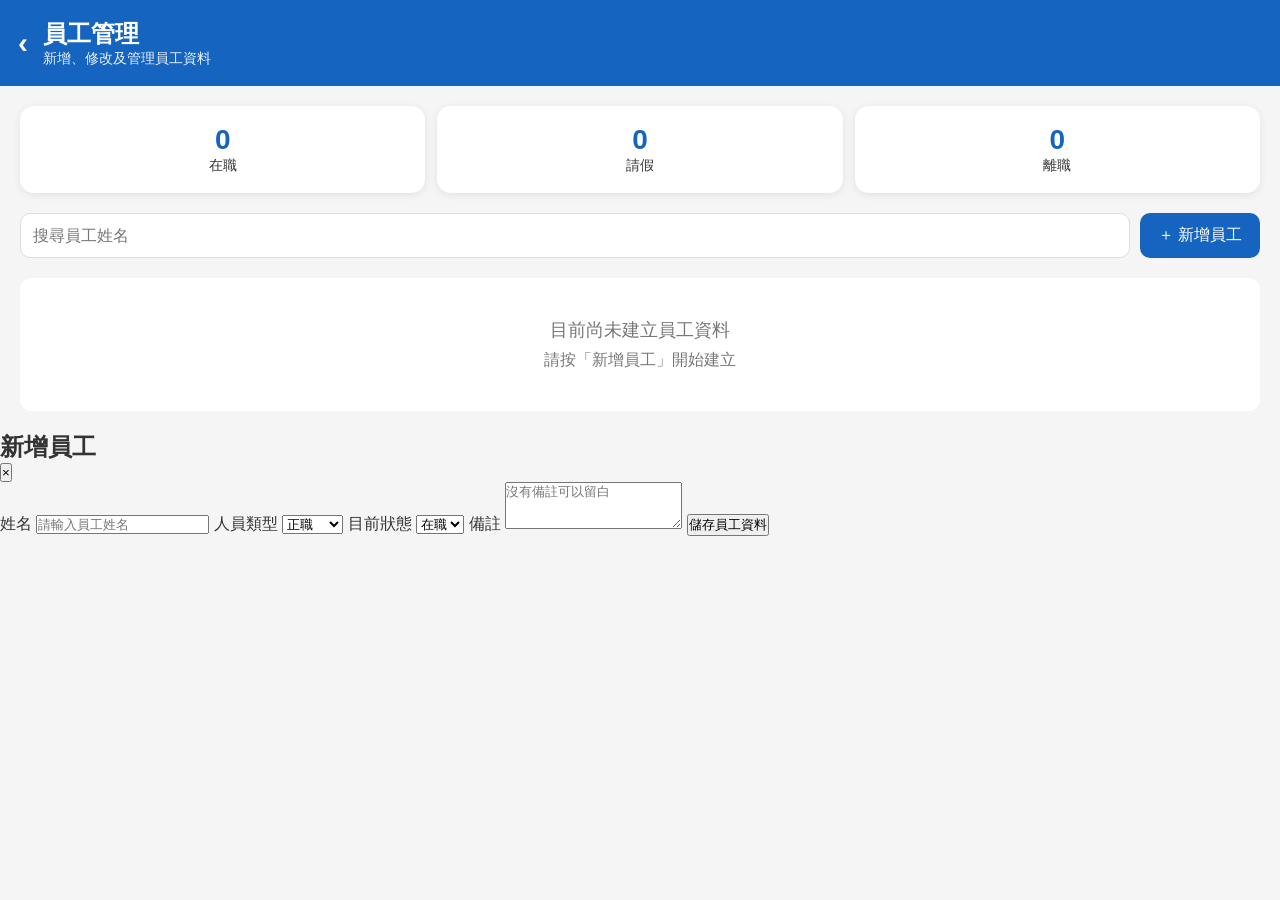
<file: employee.html>
<!DOCTYPE html>
<html lang="zh-TW">
<head>
    <meta charset="UTF-8">
    <meta name="viewport" content="width=device-width, initial-scale=1.0">

    <title>員工管理｜濬宏企業</title>

    <link rel="stylesheet" href="css/style.css">
</head>

<body>

<header class="page-header">
    <a href="index.html" class="back-button">‹</a>

    <div>
        <h1>員工管理</h1>
        <p>新增、修改及管理員工資料</p>
    </div>
</header>

<main class="employee-page">

    <section class="employee-summary">

        <div class="summary-box">
            <strong id="activeCount">0</strong>
            <span>在職</span>
        </div>

        <div class="summary-box">
            <strong id="leaveCount">0</strong>
            <span>請假</span>
        </div>

        <div class="summary-box">
            <strong id="resignedCount">0</strong>
            <span>離職</span>
        </div>

    </section>

    <section class="employee-tools">

        <input
            type="search"
            id="employeeSearch"
            placeholder="搜尋員工姓名"
        >

        <button
            type="button"
            id="openEmployeeForm"
            class="primary-button"
        >
            ＋ 新增員工
        </button>

    </section>

    <section id="employeeList" class="employee-list">

        <div class="empty-state">
            <p>目前尚未建立員工資料</p>
            <span>請按「新增員工」開始建立</span>
        </div>

    </section>

</main>

<div id="employeeModal" class="modal hidden">

    <div class="modal-card">

        <div class="modal-title">
            <h2 id="formTitle">新增員工</h2>

            <button
                type="button"
                id="closeEmployeeForm"
                class="close-button"
            >
                ×
            </button>
        </div>

        <form id="employeeForm">

            <input type="hidden" id="employeeId">

            <label for="employeeName">姓名</label>
            <input
                type="text"
                id="employeeName"
                placeholder="請輸入員工姓名"
                required
            >

            <label for="employeeType">人員類型</label>
            <select id="employeeType">
                <option value="正職">正職</option>
                <option value="工讀生">工讀生</option>
                <option value="移工">移工</option>
            </select>

            <label for="employeeStatus">目前狀態</label>
            <select id="employeeStatus">
                <option value="在職">在職</option>
                <option value="請假">請假</option>
                <option value="離職">離職</option>
            </select>

            <label for="employeeNote">備註</label>
            <textarea
                id="employeeNote"
                rows="3"
                placeholder="沒有備註可以留白"
            ></textarea>

            <button type="submit" class="save-button">
                儲存員工資料
            </button>

        </form>

    </div>

</div>

<script src="js/app.js"></script>

</body>
</html>
</file>
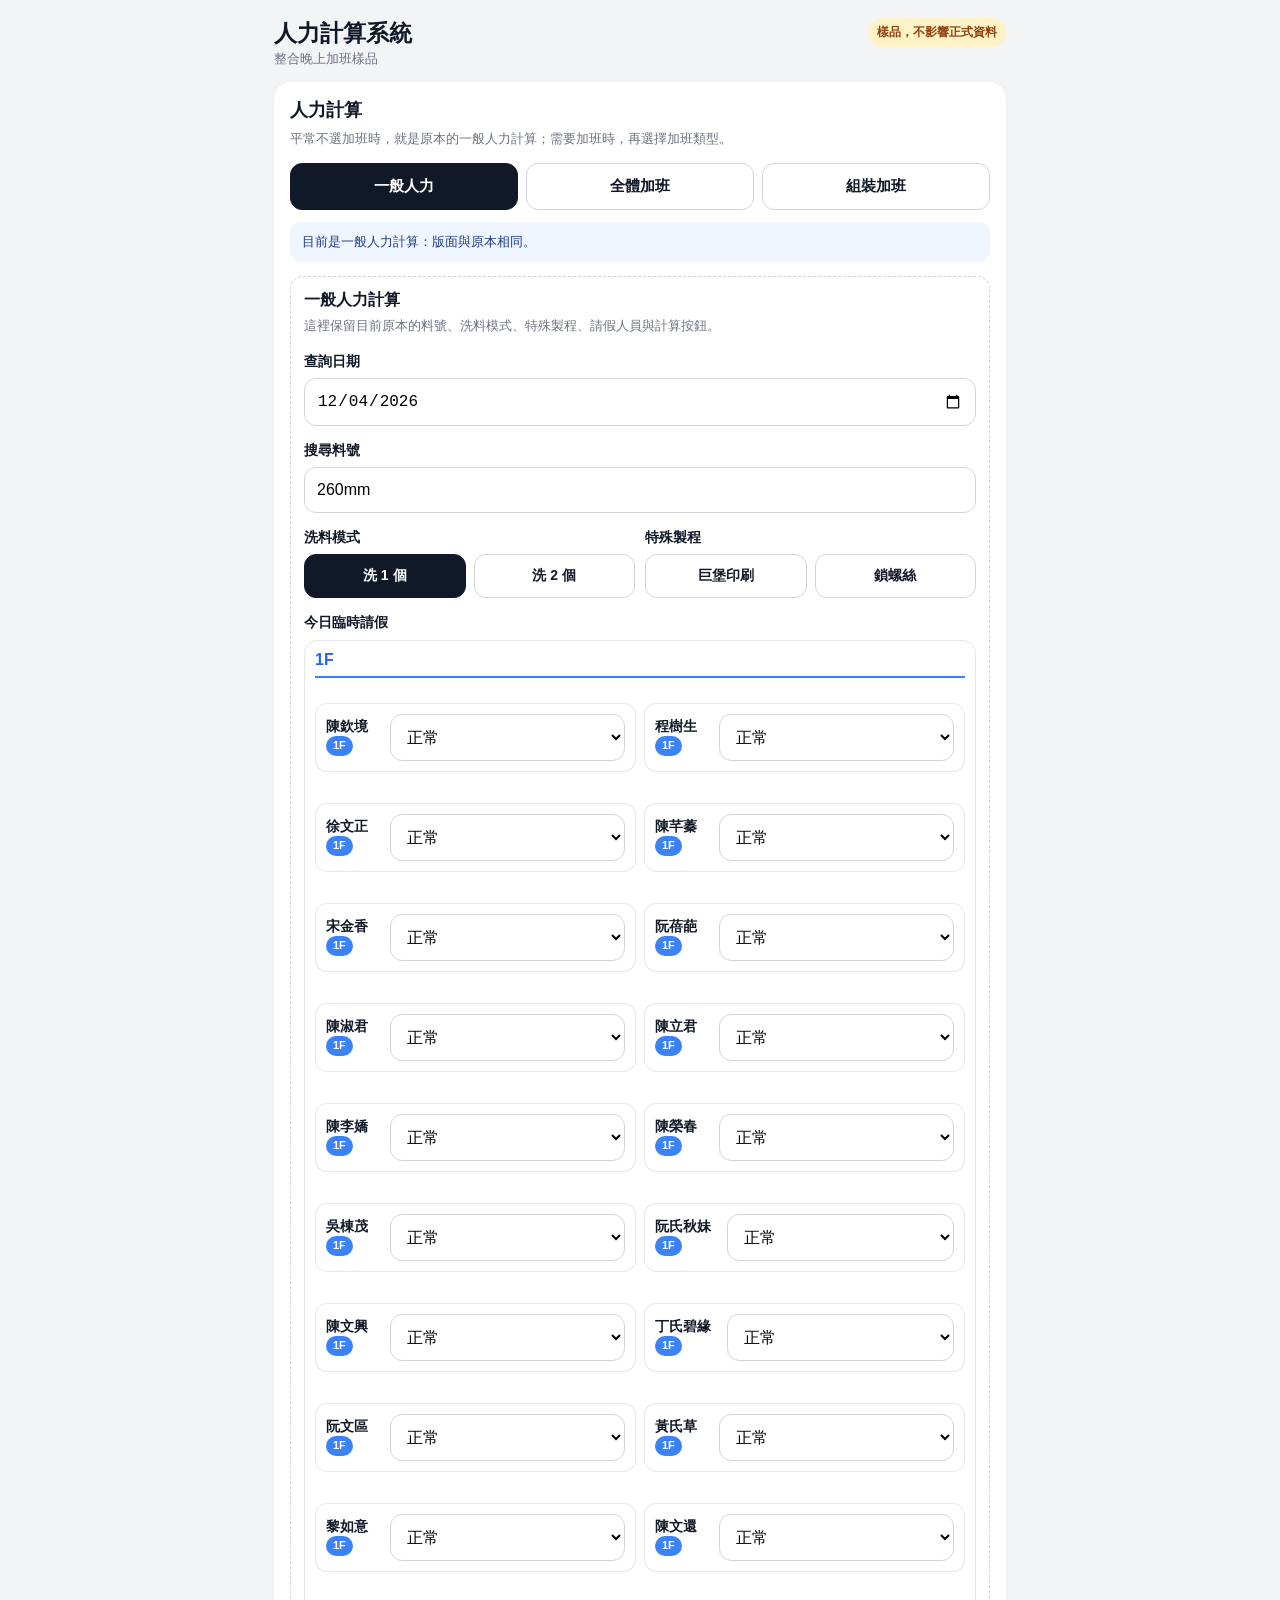
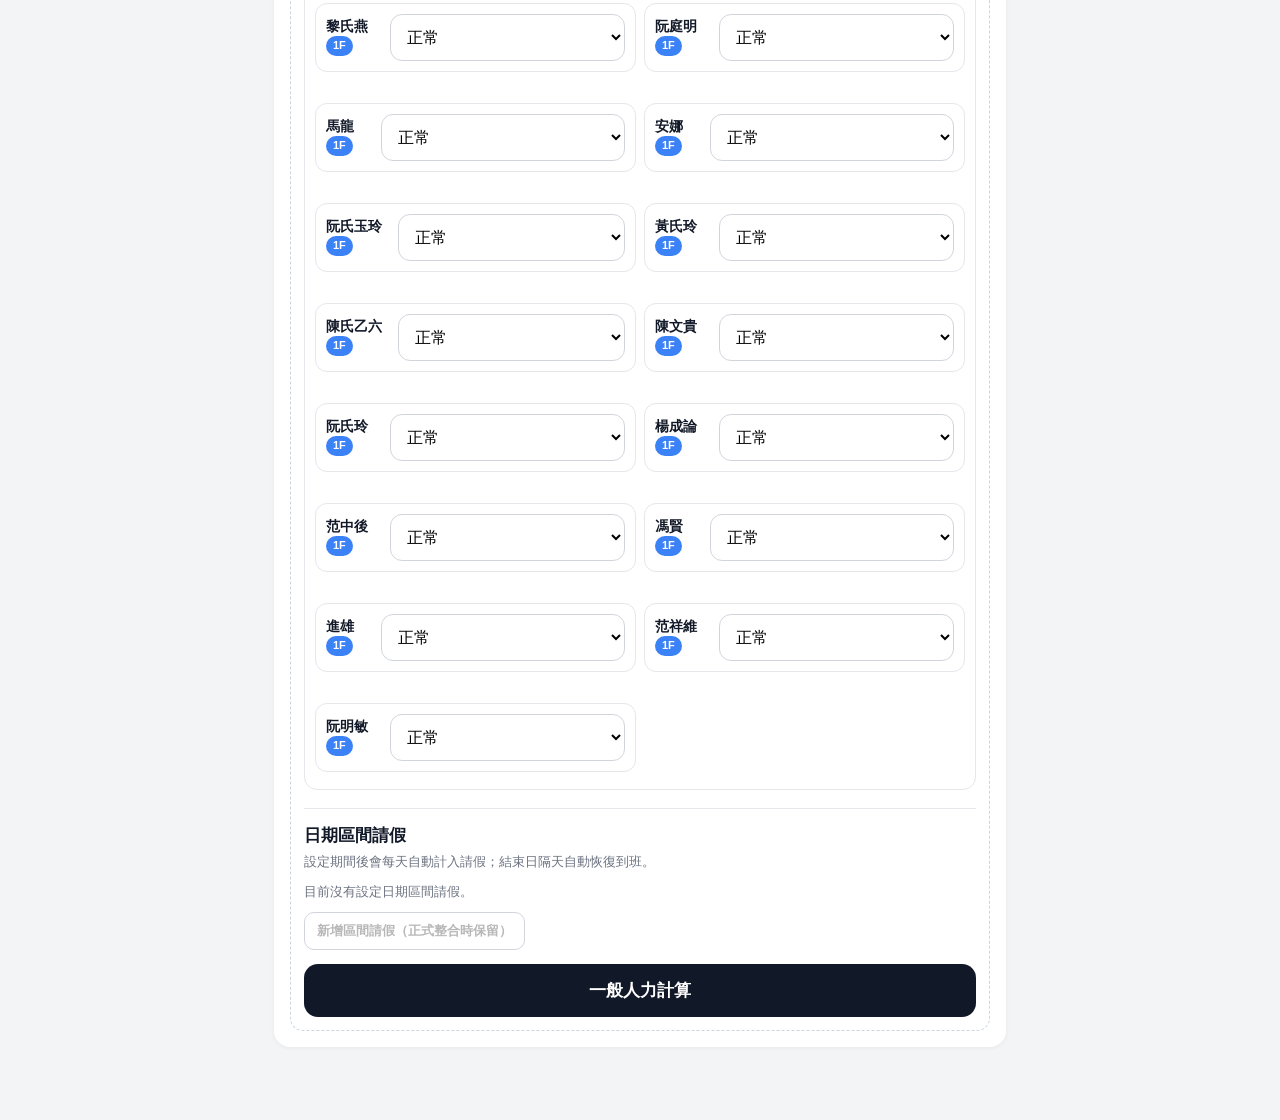
<file: integrated-overtime-sample.html>
<!DOCTYPE html>
<html lang="zh-Hant">
<head>
  <meta charset="UTF-8">
  <meta name="viewport" content="width=device-width, initial-scale=1.0">
  <title>人力計算整合加班｜樣品</title>
  <style>
    :root{--bg:#f3f4f6;--card:#fff;--text:#111827;--muted:#6b7280;--line:#e5e7eb;--accent:#111827;--ok:#166534;--bad:#b91c1c}*{box-sizing:border-box}body{margin:0;background:var(--bg);color:var(--text);font-family:-apple-system,BlinkMacSystemFont,"Segoe UI","Noto Sans TC",sans-serif}.app{max-width:760px;margin:auto;padding:18px 14px 60px}.top{display:flex;justify-content:space-between;align-items:flex-start;gap:12px;margin-bottom:13px}.top h1{font-size:23px;margin:0}.tag{font-size:12px;background:#fef3c7;color:#92400e;border-radius:999px;padding:6px 9px;font-weight:900;white-space:nowrap}.card{background:var(--card);border-radius:16px;padding:16px;margin-bottom:12px;box-shadow:0 1px 4px rgba(0,0,0,.05)}h2{font-size:18px;margin:0 0 7px}.hint{font-size:13px;color:var(--muted);line-height:1.55}.mode-choice{display:grid;grid-template-columns:repeat(3,1fr);gap:8px;margin-top:14px}.mode-btn{border:1px solid #d1d5db;background:#fff;color:var(--text);border-radius:12px;padding:13px 6px;font-size:15px;font-weight:900;cursor:pointer}.mode-btn.active{background:var(--accent);color:#fff;border-color:var(--accent)}label{display:block;font-size:14px;font-weight:900;margin:16px 0 7px}input[type=date],input[type=search],select{width:100%;padding:13px 12px;border:1px solid #d1d5db;border-radius:12px;background:#fff;font-size:16px}.row{display:grid;grid-template-columns:1fr 1fr;gap:10px}.choice{display:grid;grid-template-columns:1fr 1fr;gap:8px}.choice label{margin:0}.choice input{display:none}.choice span{display:block;border:1px solid #d1d5db;border-radius:12px;padding:12px;text-align:center;font-weight:800}.choice input:checked+span{background:#111827;color:#fff;border-color:#111827}.people{display:flex;flex-direction:column;gap:10px;margin-top:8px}.employee-group{border:1px solid var(--line);border-radius:13px;padding:10px}.employee-group h3{margin:0 0 9px;padding-bottom:7px;border-bottom:2px solid;font-size:16px}.employee-group.one h3{color:#2563eb;border-color:#3b82f6}.employee-group.two h3{color:#0f9f9a;border-color:#14b8a6}.employee-group.paint h3{color:#ea580c;border-color:#f97316}.person-grid{display:grid;grid-template-columns:repeat(2,minmax(0,1fr));gap:8px}.person{display:flex;align-items:center;justify-content:space-between;gap:8px;border:1px solid var(--line);border-radius:12px;padding:10px}.person input{width:20px;height:20px}.person.leave{background:#fef2f2;border-color:#fecaca;color:#991b1b}.area-badge{display:inline-flex;border-radius:999px;padding:2px 7px;color:#fff;font-size:11px;font-weight:900;line-height:1.45}.area-badge.one{background:#3b82f6}.area-badge.two{background:#14b8a6}.area-badge.paint{background:#f97316}.leave-tag{display:inline-flex;background:#fee2e2;color:#b91c1c;border-radius:999px;padding:2px 6px;font-size:11px;font-weight:900;white-space:nowrap}.primary{width:100%;border:0;border-radius:14px;background:var(--accent);color:#fff;padding:15px;font-size:17px;font-weight:900;margin-top:14px;cursor:pointer}.secondary{border:1px solid #d1d5db;background:#fff;border-radius:10px;padding:9px 12px;font-weight:800}.result{display:none;margin-top:14px;border-top:1px solid var(--line);padding-top:14px}.result.show{display:block}.big{font-size:40px;text-align:center;font-weight:900;margin:5px 0}.status{text-align:center;font-weight:900}.stats{display:grid;grid-template-columns:1fr 1fr;gap:8px;margin-top:12px}.stat{border:1px solid var(--line);border-radius:12px;padding:10px}.stat small{display:block;color:var(--muted)}.stat strong{font-size:21px}.notice{margin-top:12px;padding:10px 12px;border-radius:11px;background:#eff6ff;color:#1e3a8a;font-size:13px;line-height:1.55}.general-box{border:1px dashed #cbd5e1;border-radius:13px;padding:13px;margin-top:14px}.general-box strong{font-size:16px}.range-box{border-top:1px solid var(--line);margin-top:18px;padding-top:15px}.range-box h3{font-size:17px;margin:0 0 5px}.range-row{display:grid;grid-template-columns:1.2fr 1fr 1fr;gap:7px;padding:9px 0;border-bottom:1px solid var(--line);font-size:13px}.range-row strong{overflow-wrap:anywhere}.hidden{display:none}@media(max-width:480px){.mode-choice{grid-template-columns:1fr}.row,.person-grid{grid-template-columns:1fr}.range-row{grid-template-columns:1fr 1fr}.range-row strong{grid-column:1/-1}}
  </style>
</head>
<body>
  <main class="app">
    <div class="top"><div><h1>人力計算系統</h1><div class="hint">整合晚上加班樣品</div></div><span class="tag">樣品，不影響正式資料</span></div>
    <section class="card">
      <h2>人力計算</h2>
      <div class="hint">平常不選加班時，就是原本的一般人力計算；需要加班時，再選擇加班類型。</div>
      <div class="mode-choice">
        <button class="mode-btn active" data-mode="normal" type="button">一般人力</button>
        <button class="mode-btn" data-mode="all" type="button">全體加班</button>
        <button class="mode-btn" data-mode="assembly" type="button">組裝加班</button>
      </div>
      <div class="notice" id="modeHint">目前是一般人力計算：版面與原本相同。</div>

      <div id="generalFields" class="general-box">
        <strong>一般人力計算</strong>
        <div class="hint" style="margin-top:5px">這裡保留目前原本的料號、洗料模式、特殊製程、請假人員與計算按鈕。</div>
        <label for="normalDate">查詢日期</label><input id="normalDate" type="date">
        <label for="normalProduct">搜尋料號</label><input id="normalProduct" type="search" list="productOptions" placeholder="輸入料號搜尋">
        <div class="row"><div><label>洗料模式</label><div class="choice"><label><input type="radio" name="wash" value="1" checked><span>洗 1 個</span></label><label><input type="radio" name="wash" value="2"><span>洗 2 個</span></label></div></div><div><label>特殊製程</label><div class="choice"><label><input id="normalJubao" type="checkbox"><span>巨堡印刷</span></label><label><input id="normalScrew" type="checkbox"><span>鎖螺絲</span></label></div></div></div>
        <label>今日臨時請假</label><div id="normalPeople" class="people"></div>
        <section class="range-box"><h3>日期區間請假</h3><div class="hint">設定期間後會每天自動計入請假；結束日隔天自動恢復到班。</div><div id="rangeLeaveList"></div><button class="secondary" type="button" disabled style="margin-top:10px">新增區間請假（正式整合時保留）</button></section>
        <button id="normalCalculate" class="primary" type="button">一般人力計算</button>
        <div id="normalResult" class="result">
          <div class="status">一般人力計算結果</div><div id="normalBig" class="big">0 人</div><div id="normalStatus" class="status"></div>
          <div class="stats"><div class="stat"><small>今日需求</small><strong id="normalNeed">0</strong> 人</div><div class="stat"><small>一般作業員實到</small><strong id="normalProduction">0</strong> 人</div><div class="stat"><small>烤漆／噴漆實到</small><strong id="normalPaint">0</strong> 人</div><div class="stat"><small>全部請假</small><strong id="normalAbsent">0</strong> 人</div></div>
        </div>
      </div>

      <div id="overtimeFields" class="hidden">
        <label for="date">加班日期</label><input id="date" type="date">
        <div id="overtimeProduct"><label for="product">搜尋料號</label><input id="product" type="search" list="productOptions" placeholder="輸入料號搜尋"></div>
        <label id="peopleLabel">今晚不加班的人（可複選）</label>
        <div id="people" class="people"></div>
        <button id="calculate" class="primary" type="button">計算全體加班人數</button>
        <div id="result" class="result">
          <div id="resultTitle" class="status">晚上還需要學生</div>
          <div id="big" class="big">0 人</div>
          <div id="status" class="status"></div>
          <div class="stats">
            <div id="needStat" class="stat"><small>所需組裝人數</small><strong id="need">0</strong> 人</div>
            <div class="stat"><small>可加班 1F</small><strong id="one">0</strong> 人</div>
            <div class="stat"><small>可加班 2F</small><strong id="two">0</strong> 人</div>
            <div class="stat"><small>可加班烤漆／噴漆</small><strong id="paint">0</strong> 人</div>
          </div>
        </div>
      </div>
    </section>
  </main>
  <datalist id="productOptions"></datalist>
  <script>
    const $=id=>document.getElementById(id);const today=()=>{const d=new Date();return `${d.getFullYear()}-${String(d.getMonth()+1).padStart(2,'0')}-${String(d.getDate()).padStart(2,'0')}`};const esc=s=>String(s).replace(/[&<>'"]/g,c=>({'&':'&amp;','<':'&lt;','>':'&gt;',"'":'&#39;','"':'&quot;'}[c]));
    const defaults={products:[{name:'260mm',base:39},{name:'310mm',base:39},{name:'13吋',base:36}],employees:[],employeeCategories:{}};
    const data=JSON.parse(localStorage.getItem('manpowerV1Data')||'null')||defaults;const category=name=>data.employeeCategories?.[name]||'1F';let mode='normal';
    function updateProducts(){const options=(data.products||[]).map(product=>`<option value="${esc(product.name)}"></option>`).join('');$('productOptions').innerHTML=options;const first=(data.products||[])[0]?.name||'';if(!$('normalProduct').value)$('normalProduct').value=first;if(!$('product').value)$('product').value=first}
    function rangeLeaveNames(date){const leaves=JSON.parse(localStorage.getItem('manpowerV1Leaves')||'[]');return new Set(leaves.filter(item=>item.start<=date&&date<=item.end).map(item=>item.name))}
    function renderPeople(){const ranges=rangeLeaveNames($('date').value),groups=[['1F','1F','one'],['2F','2F','two'],['烤漆','烤漆／噴漆','paint']];$('people').innerHTML=groups.map(([id,title,style])=>{const names=(data.employees||[]).filter(name=>category(name)===id);if(!names.length)return '';return `<section class="employee-group ${style}"><h3>${title}</h3><div class="person-grid">${names.map(name=>{const locked=ranges.has(name);return `<label class="person ${locked?'leave':''}"><span>${esc(name)} <span class="area-badge ${style}">${title}</span>${locked?' <span class="leave-tag">區間請假</span>':''}</span><input type="checkbox" value="${esc(name)}" ${locked?'disabled':''}></label>`}).join('')}</div></section>`}).join('')||'<div class="hint">這台裝置尚未讀到員工資料；正式使用時會顯示設定中的名單。</div>'}
    function savedAbsence(){const all=JSON.parse(localStorage.getItem('manpowerV1TempAbsenceByDate')||'{}');const saved=all[$('normalDate').value]||{};return saved&&typeof saved==='object'&&!Array.isArray(saved)?saved:{}}
    function renderRangeLeaves(){const leaves=JSON.parse(localStorage.getItem('manpowerV1Leaves')||'[]');$('rangeLeaveList').innerHTML=leaves.length?leaves.map(item=>`<div class="range-row"><strong>${esc(item.name)}</strong><span>${esc(item.start)}</span><span>${esc(item.end)}</span></div>`).join(''):'<div class="hint" style="margin-top:10px">目前沒有設定日期區間請假。</div>'}
    function renderNormalPeople(){const saved=savedAbsence(),ranges=rangeLeaveNames($('normalDate').value),groups=[['1F','1F','one'],['2F','2F','two'],['烤漆','烤漆／噴漆','paint']];$('normalPeople').innerHTML=groups.map(([id,title,style])=>{const names=(data.employees||[]).filter(name=>category(name)===id);if(!names.length)return '';return `<section class="employee-group ${style}"><h3>${title}</h3><div class="person-grid">${names.map(name=>{const locked=ranges.has(name),value=locked?'full':(saved[name]||'');return `<label class="person ${locked?'leave':''}"><span>${esc(name)} <span class="area-badge ${style}">${title}</span>${locked?' <span class="leave-tag">區間請假</span>':''}</span><select class="normal-status" data-name="${esc(name)}" ${locked?'disabled':''}><option value="" ${!value?'selected':''}>正常</option><option value="am" ${value==='am'?'selected':''}>上午請假</option><option value="pm" ${value==='pm'?'selected':''}>下午請假</option><option value="full" ${value==='full'?'selected':''}>全天請假</option></select></label>`}).join('')}</div></section>`}).join('')||'<div class="hint">這台裝置尚未讀到員工資料，請先到正式系統的「設定」建立員工。</div>'}
    function setMode(next){mode=next;document.querySelectorAll('.mode-btn').forEach(button=>button.classList.toggle('active',button.dataset.mode===mode));const overtime=mode!=='normal';$('generalFields').classList.toggle('hidden',overtime);$('overtimeFields').classList.toggle('hidden',!overtime);$('result').classList.remove('show');if(mode==='normal'){$('modeHint').textContent='目前是一般人力計算：版面與原本相同。';return}const all=mode==='all';$('overtimeProduct').classList.remove('hidden');$('peopleLabel').textContent=all?'今晚不加班的人（可複選）':'今晚要加班的人（可複選）';$('calculate').textContent=all?'計算全體加班人數':'計算組裝加班人力';$('modeHint').textContent=all?'全體加班：選擇不加班的人，其他人自動視為加班；保留料號與學生缺額計算。':'組裝加班：選擇料號後，自動帶出該料號的組裝需求人數；再勾選今晚加班的人，系統會算出還差幾人。';renderPeople()}
    function calculate(){const selected=new Set([...document.querySelectorAll('#people input:checked')].map(input=>input.value)),ranges=rangeLeaveNames($('date').value);const count=group=>(data.employees||[]).filter(name=>category(name)===group&&!ranges.has(name)&&(mode==='all'?!selected.has(name):selected.has(name))).length;const one=count('1F'),two=count('2F'),paint=count('烤漆'),assembly=one+two,total=assembly+paint;const all=mode==='all';const product=(data.products||[]).find(item=>item.name===$('product').value.trim());if(!product){alert('請從搜尋結果選擇正確料號');return}const need=Number(product.base)||0,missing=Math.max(0,need-assembly);$('one').textContent=one;$('two').textContent=two;$('paint').textContent=paint;$('need').textContent=need;$('needStat').classList.remove('hidden');$('resultTitle').textContent=all?'晚上還需要學生':'組裝加班還需要人';$('big').textContent=`${missing} 人`;$('big').style.color=missing?'var(--bad)':'var(--ok)';$('status').textContent=all?(missing?`晚上還需要 ${missing} 位學生`:'晚上人力足夠，不需要學生'):(missing?`${product.name} 需要 ${need} 位組裝人員，目前勾選 ${assembly} 位，還差 ${missing} 人。`:`${product.name} 組裝人力足夠；已勾選 ${assembly} 位組裝、${paint} 位烤漆／噴漆，共 ${total} 位加班。`);$('status').style.color=missing?'var(--bad)':'var(--ok)';$('result').classList.add('show')}
    function calculateNormal(){const product=(data.products||[]).find(item=>item.name===$('normalProduct').value.trim());if(!product){alert('請從搜尋結果選擇正確料號');return}const ranges=rangeLeaveNames($('normalDate').value),absence=Object.fromEntries([...document.querySelectorAll('.normal-status')].map(select=>[select.dataset.name,select.disabled?'full':select.value]));ranges.forEach(name=>absence[name]='full');const production=(data.employees||[]).filter(name=>category(name)!=='烤漆'),paintEmployees=(data.employees||[]).filter(name=>category(name)==='烤漆');const absent=(names,period)=>names.filter(name=>absence[name]===period||absence[name]==='full').length;const productionAM=production.length-absent(production,'am'),productionPM=production.length-absent(production,'pm'),paintAM=paintEmployees.length-absent(paintEmployees,'am'),paintPM=paintEmployees.length-absent(paintEmployees,'pm');const wash=Number(document.querySelector('input[name=wash]:checked').value),rules=data.rules||{},need=(Number(product.base)||0)+(wash===2?(Number(rules.wash2Add)||0):0)+($('normalJubao').checked?(Number(rules.jubaoAdd)||0):0)+($('normalScrew').checked?(Number(product.screwAdd)||0):0),missingAM=Math.max(0,need-productionAM),missingPM=Math.max(0,need-productionPM),missing=Math.max(missingAM,missingPM),absentTotal=Math.max(production.length-productionAM+paintEmployees.length-paintAM,production.length-productionPM+paintEmployees.length-paintPM);$('normalNeed').textContent=need;$('normalProduction').textContent=`上午 ${productionAM}／下午 ${productionPM}`;$('normalPaint').textContent=`上午 ${paintAM}／下午 ${paintPM}`;$('normalAbsent').textContent=absentTotal;$('normalBig').textContent=`上午 ${missingAM}／下午 ${missingPM} 人`;$('normalBig').style.color=missing?'var(--bad)':'var(--ok)';$('normalStatus').textContent=missing?`需要安排學生：上午 ${missingAM} 人、下午 ${missingPM} 人`:'今天不需要叫學生';$('normalStatus').style.color=missing?'var(--bad)':'var(--ok)';$('normalResult').classList.add('show')}
    document.querySelectorAll('.mode-btn').forEach(button=>button.onclick=()=>setMode(button.dataset.mode));$('calculate').onclick=calculate;$('normalCalculate').onclick=calculateNormal;$('date').value=today();$('normalDate').value=today();$('date').onchange=renderPeople;$('normalDate').onchange=renderNormalPeople;updateProducts();renderNormalPeople();renderRangeLeaves();setMode('normal');
  </script>
</body>
</html>
</file>
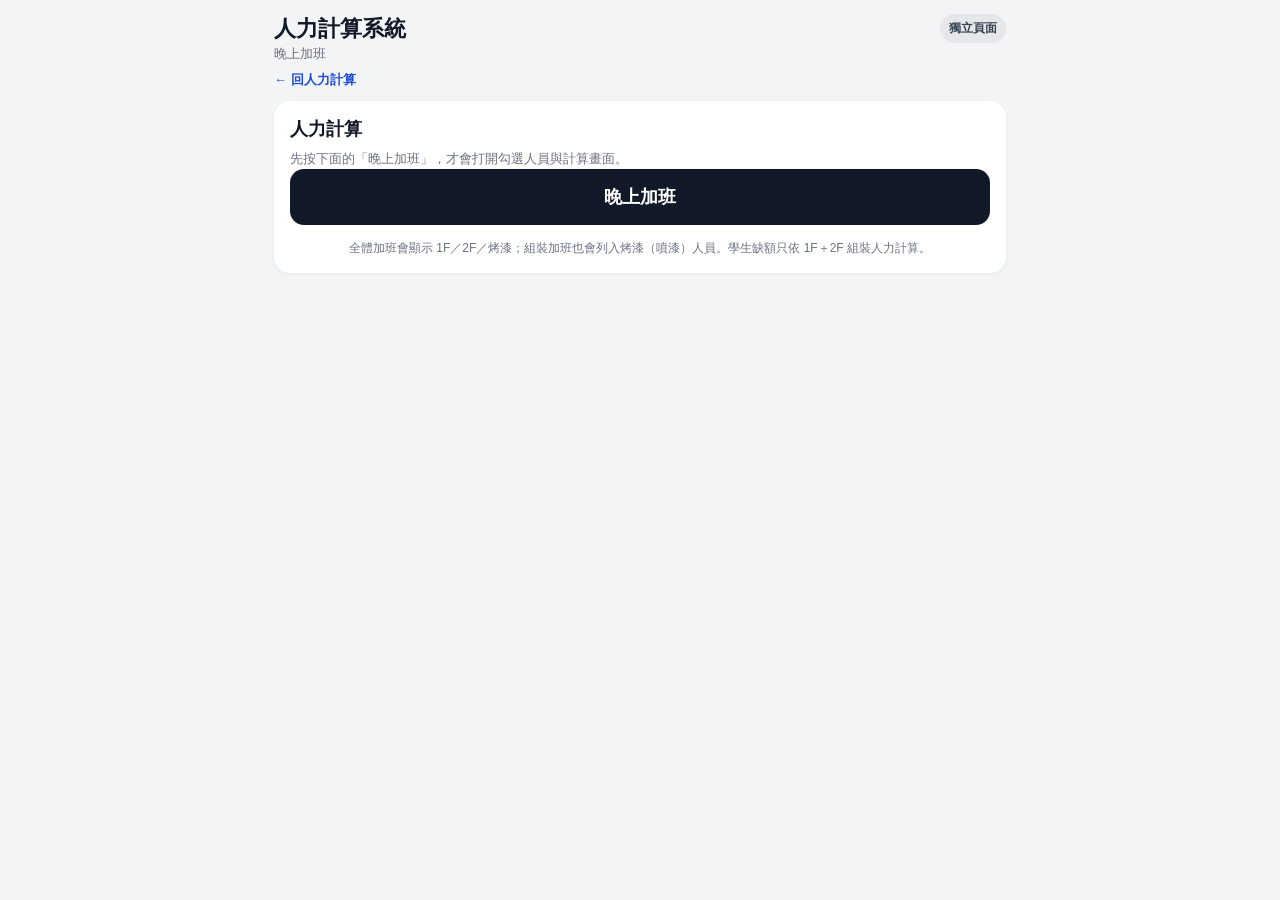
<file: overtime-sample.html>
<!DOCTYPE html>
<html lang="zh-Hant">
<head>
  <meta charset="UTF-8">
  <meta name="viewport" content="width=device-width, initial-scale=1.0">
  <title>晚上加班｜人力計算系統</title>
  <style>
    :root{--bg:#f3f4f6;--card:#fff;--text:#111827;--muted:#6b7280;--line:#e5e7eb;--accent:#111827;--ok:#166534;--bad:#b91c1c}
    *{box-sizing:border-box}body{margin:0;background:var(--bg);color:var(--text);font-family:-apple-system,BlinkMacSystemFont,"Segoe UI","Noto Sans TC",sans-serif}
    .app{max-width:760px;margin:auto;padding:14px 14px 60px}.top{display:flex;justify-content:space-between;align-items:flex-start;gap:10px;margin-bottom:12px}.top h1{font-size:22px;margin:0}.tag{font-size:12px;background:#e5e7eb;color:#374151;padding:6px 9px;border-radius:999px;font-weight:800;white-space:nowrap}.back{display:inline-block;margin-top:7px;color:#1d4ed8;font-size:13px;font-weight:800;text-decoration:none}.embedded .top{display:none}.embedded .app{max-width:none;padding:0 0 30px}.embedded .card{box-shadow:none;border-radius:0;margin:0}
    .card{background:var(--card);border-radius:16px;padding:16px;margin-bottom:12px;box-shadow:0 1px 4px rgba(0,0,0,.05)}h2{font-size:18px;margin:0 0 8px}.hint{font-size:13px;color:var(--muted);line-height:1.55}label{display:block;font-size:14px;font-weight:800;margin:16px 0 7px}input[type=date],input[type=search]{width:100%;padding:13px 12px;border:1px solid #d1d5db;border-radius:12px;background:#fff;font-size:16px}
    button{font:inherit;font-weight:800;cursor:pointer}.overtime-toggle{width:100%;border:0;border-radius:14px;background:var(--accent);color:#fff;padding:16px;font-size:18px}.overtime-toggle.open{background:#fff;color:var(--accent);border:2px solid var(--accent)}.panel{display:none;margin-top:14px;border-top:1px solid var(--line);padding-top:14px}.panel.show{display:block}.mode-choice{display:grid;grid-template-columns:1fr 1fr;gap:8px;margin-top:8px}.mode-btn{border:1px solid #d1d5db;background:#fff;border-radius:12px;padding:13px 8px}.mode-btn.active{background:var(--accent);color:#fff;border-color:var(--accent)}.people{display:flex;flex-direction:column;gap:10px;margin-top:8px}.employee-group{border:1px solid var(--line);border-radius:13px;padding:10px}.employee-group h3{margin:0 0 9px;padding-bottom:7px;border-bottom:2px solid;font-size:16px}.employee-group.one h3{color:#2563eb;border-color:#3b82f6}.employee-group.two h3{color:#0f9f9a;border-color:#14b8a6}.employee-group.paint h3{color:#ea580c;border-color:#f97316}.person-grid{display:grid;grid-template-columns:repeat(2,minmax(0,1fr));gap:8px}.person{display:flex;align-items:center;justify-content:space-between;gap:8px;border:1px solid var(--line);border-radius:12px;padding:10px}.person input{width:20px;height:20px}.person-name{display:flex;align-items:center;gap:6px;font-weight:800}.area-badge{display:inline-flex;border-radius:999px;padding:2px 7px;color:#fff;font-size:11px;font-weight:900;line-height:1.45}.area-badge.one{background:#3b82f6}.area-badge.two{background:#14b8a6}.area-badge.paint{background:#f97316}.primary{width:100%;border:0;border-radius:14px;background:var(--accent);color:#fff;padding:15px;font-size:17px;margin-top:14px}.result{display:none;margin-top:14px;background:#f8fafc;border:1px solid var(--line);border-radius:14px;padding:15px}.result.show{display:block}.big{text-align:center;font-size:42px;font-weight:900;margin:5px 0}.status{text-align:center;font-weight:800}.stats{display:grid;grid-template-columns:1fr 1fr;gap:8px;margin-top:14px}.stat{border:1px solid var(--line);border-radius:12px;padding:11px}.stat small{display:block;color:var(--muted)}.stat strong{font-size:23px}.note{font-size:12px;color:var(--muted);text-align:center;margin:15px 0 0}@media(max-width:480px){.person-grid{grid-template-columns:1fr}}
  </style>
</head>
<body>
  <main class="app">
    <div class="top"><div><h1>人力計算系統</h1><div class="hint">晚上加班</div><a class="back" href="index.html">← 回人力計算</a></div><span class="tag">獨立頁面</span></div>
    <section class="card">
      <h2>人力計算</h2>
      <div class="hint">先按下面的「晚上加班」，才會打開勾選人員與計算畫面。</div>
      <button id="overtimeToggle" class="overtime-toggle" type="button">晚上加班</button>
      <div id="overtimePanel" class="panel">
        <label for="sampleDate">加班日期</label><input id="sampleDate" type="date">
        <label>加班類型</label>
        <div class="mode-choice">
          <button class="mode-btn active" type="button" data-mode="all">全體加班</button>
          <button class="mode-btn" type="button" data-mode="assembly">組裝加班</button>
        </div>
        <div id="modeHint" class="hint" style="margin-top:8px">全體加班：可勾選 1F、2F、烤漆不加班人員。</div>
        <div id="productField"><label for="product">搜尋料號</label><input id="product" type="search" list="productOptions" autocomplete="off" placeholder="輸入料號搜尋"><datalist id="productOptions"></datalist></div>
        <label id="peopleLabel">今晚不加班的人（可複選）</label>
        <div id="people" class="people"></div>
        <button id="calculate" class="primary" type="button">計算晚上加班人數</button>
        <div id="result" class="result">
          <div id="resultTitle" class="status">晚上還需要學生</div>
          <div id="missing" class="big">0 人</div>
          <div id="status" class="status"></div>
          <div class="stats">
            <div id="needStat" class="stat"><small>晚上所需組裝人數</small><strong id="need">0</strong> 人</div>
            <div class="stat"><small>可加班 1F</small><strong id="available1F">0</strong> 人</div>
            <div class="stat"><small>可加班 2F</small><strong id="available2F">0</strong> 人</div>
            <div class="stat"><small id="paintLabel">可加班烤漆</small><strong id="availablePaint">0</strong> 人</div>
            <div class="stat"><small>自動扣除請假</small><strong id="automatic">0</strong> 人</div>
            <div class="stat"><small id="manualLabel">勾選不加班</small><strong id="manual">0</strong> 人</div>
          </div>
        </div>
      </div>
      <p class="note">全體加班會顯示 1F／2F／烤漆；組裝加班也會列入烤漆（噴漆）人員。學生缺額只依 1F＋2F 組裝人力計算。</p>
    </section>
  </main>
  <script>
    const embedded=new URLSearchParams(location.search).has('embedded');if(embedded)document.body.classList.add('embedded');
    function notifyEmbedHeight(){if(embedded)parent.postMessage({source:'junhong-manpower-embed',page:'night',height:document.documentElement.scrollHeight},location.origin)}
    if(embedded){new ResizeObserver(notifyEmbedHeight).observe(document.body);window.addEventListener('load',notifyEmbedHeight)}
    const defaults={products:[{id:'p1',name:'260mm',base:39},{id:'p2',name:'310mm',base:39},{id:'p3',name:'13吋',base:36},{id:'p4',name:'200mm',base:36},{id:'p5',name:'410mm',base:37}],employees:[],employeeCategories:{}};
    const $=id=>document.getElementById(id);
    const today=()=>{const d=new Date();return `${d.getFullYear()}-${String(d.getMonth()+1).padStart(2,'0')}-${String(d.getDate()).padStart(2,'0')}`};
    const esc=s=>String(s).replace(/[&<>'"]/g,c=>({'&':'&amp;','<':'&lt;','>':'&gt;',"'":'&#39;','"':'&quot;'}[c]));
    const data=JSON.parse(localStorage.getItem('manpowerV1Data')||'null')||defaults;
    const category=name=>data.employeeCategories?.[name]||'1F';
    const dateValue=()=>$('sampleDate').value||today();
    let overtimeMode='all';
    function tempAbsence(){const all=JSON.parse(localStorage.getItem('manpowerV1TempAbsenceByDate')||'{}');return all[dateValue()]||{}}
    function rangeLeaveNames(){const leaves=JSON.parse(localStorage.getItem('manpowerV1Leaves')||'[]');const d=dateValue();return new Set(leaves.filter(x=>x.start<=d&&d<=x.end).map(x=>x.name))}
    function render(){
      $('sampleDate').value=today();
      const currentProduct=$('product').value;
      $('productOptions').innerHTML=(data.products||[]).map(p=>`<option value="${esc(p.name)}"></option>`).join('');
      $('product').value=(data.products||[]).some(p=>p.name===currentProduct)?currentProduct:((data.products||[])[0]?.name||'');
      $('productField').style.display=overtimeMode==='all'?'block':'none';
      const groups=[['1F','1F','one'],['2F','2F','two'],['烤漆','烤漆／噴漆','paint']];
      const markup=groups.map(([id,title,style])=>{
        const people=(data.employees||[]).filter(name=>category(name)===id);
        if(!people.length)return '';
        return `<section class="employee-group ${style}"><h3>${title}</h3><div class="person-grid">${people.map(name=>`<label class="person"><span class="person-name">${esc(name)}<span class="area-badge ${style}">${title}</span></span><input type="checkbox" value="${esc(name)}"></label>`).join('')}</div></section>`;
      }).join('');
      $('people').innerHTML=markup||'<div class="hint">尚未讀到正式員工資料，請先到正式系統設定員工。</div>';
    }
    function calculate(){
      const all=overtimeMode==='all';
      const product=all?(data.products||[]).find(p=>p.name===$('product').value.trim()):null;if(all&&!product){alert('請從搜尋結果選擇正確料號');return}
      const includedGroups=['1F','2F','烤漆'];
      const staff=(data.employees||[]).filter(name=>includedGroups.includes(category(name)));
      const manual=new Set([...document.querySelectorAll('#people input:checked')].map(x=>x.value));
      const temp=tempAbsence(),range=rangeLeaveNames();
      const automatic=new Set(staff.filter(name=>range.has(name)||temp[name]==='pm'||temp[name]==='full'));
      const unavailable=all?new Set([...manual,...automatic]):automatic;
      const availableFor=group=>staff.filter(name=>category(name)===group&&(all?!unavailable.has(name):manual.has(name)&&!automatic.has(name))).length;
      const available1F=availableFor('1F'),available2F=availableFor('2F'),availablePaint=availableFor('烤漆');
      const availableAssembly=available1F+available2F,selectedTotal=availableAssembly+availablePaint,need=all?(Number(product.base)||0):0,missing=all?Math.max(0,need-availableAssembly):0;
      $('need').textContent=need;$('needStat').style.display=all?'block':'none';$('available1F').textContent=available1F;$('available2F').textContent=available2F;$('availablePaint').textContent=availablePaint;$('paintLabel').textContent='可加班烤漆／噴漆';$('automatic').textContent=automatic.size;$('manualLabel').textContent=all?'勾選不加班':'勾選加班';$('manual').textContent=[...manual].filter(name=>!automatic.has(name)).length;
      $('resultTitle').textContent=all?'晚上還需要學生':'組裝加班總人數';
      $('missing').textContent=all?`${missing} 人`:`${selectedTotal} 人`;$('missing').style.color=all&&missing?'var(--bad)':'var(--ok)';
      $('status').textContent=all?(missing?`晚上還需要 ${missing} 位學生`:'晚上人力足夠，不需要學生'):`已勾選 ${selectedTotal} 位人員加班（含烤漆／噴漆）`;$('status').style.color=all&&missing?'var(--bad)':'var(--ok)';$('result').classList.add('show');notifyEmbedHeight();
    }
    $('overtimeToggle').onclick=()=>{const open=$('overtimePanel').classList.toggle('show');$('overtimeToggle').classList.toggle('open',open);$('overtimeToggle').textContent=open?'收起晚上加班':'晚上加班';notifyEmbedHeight()};
    document.querySelectorAll('.mode-btn').forEach(button=>button.onclick=()=>{
      overtimeMode=button.dataset.mode;
      document.querySelectorAll('.mode-btn').forEach(item=>item.classList.toggle('active',item===button));
      const all=overtimeMode==='all';
      $('modeHint').textContent=all?'全體加班：勾選今晚不加班的人，其他人視為加班。':'組裝加班：顯示 1F、2F、烤漆（噴漆），請直接勾選今晚要加班的人。';
      $('peopleLabel').textContent=all?'今晚不加班的人（可複選）':'今晚要加班的人（可複選）';
      $('manualLabel').textContent=all?'勾選不加班':'勾選加班';$('calculate').textContent=all?'計算晚上加班人數':'統計組裝加班人數';$('resultTitle').textContent=all?'晚上還需要學生':'組裝加班總人數';$('needStat').style.display=all?'block':'none';
      $('result').classList.remove('show');
      render();
      notifyEmbedHeight();
    });
    $('calculate').onclick=calculate;render();
  </script>
</body>
</html>
</file>
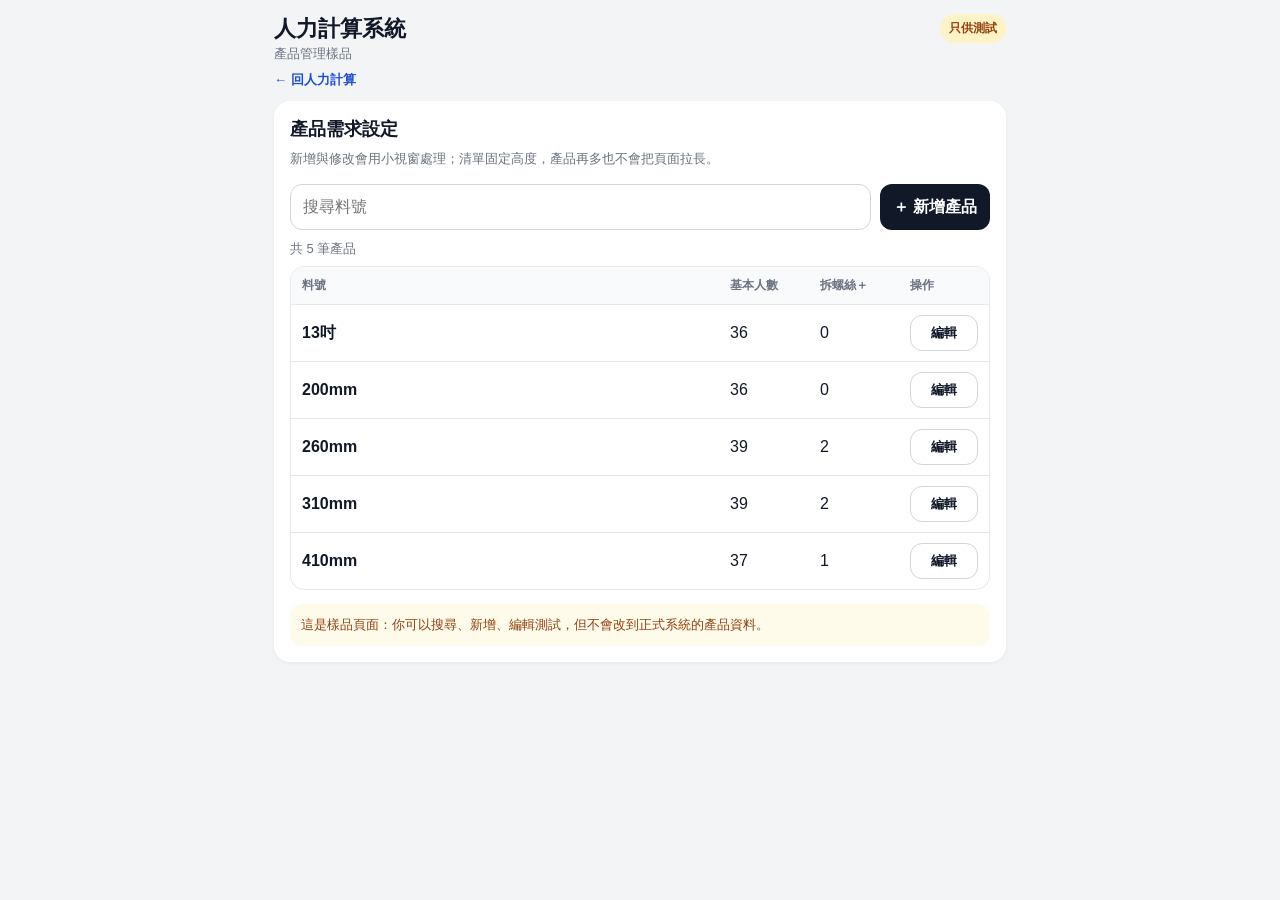
<file: product-management-sample.html>
<!DOCTYPE html>
<html lang="zh-Hant">
<head>
  <meta charset="UTF-8">
  <meta name="viewport" content="width=device-width, initial-scale=1.0">
  <title>產品管理樣品｜人力計算系統</title>
  <style>
    :root{--bg:#f3f4f6;--card:#fff;--text:#111827;--muted:#6b7280;--line:#e5e7eb;--accent:#111827;--danger:#b91c1c}*{box-sizing:border-box}body{margin:0;background:var(--bg);color:var(--text);font-family:-apple-system,BlinkMacSystemFont,"Segoe UI","Noto Sans TC",sans-serif}.app{max-width:760px;margin:auto;padding:14px 14px 60px}.top{display:flex;align-items:flex-start;justify-content:space-between;gap:10px;margin-bottom:12px}.top h1{font-size:22px;margin:0}.tag{font-size:12px;background:#fef3c7;color:#92400e;padding:6px 9px;border-radius:999px;font-weight:800;white-space:nowrap}.back{display:inline-block;margin-top:7px;color:#1d4ed8;font-size:13px;font-weight:800;text-decoration:none}.card{background:var(--card);border-radius:16px;padding:16px;box-shadow:0 1px 4px rgba(0,0,0,.05)}h2{font-size:18px;margin:0 0 8px}.hint{font-size:13px;color:var(--muted);line-height:1.55}.tools{display:grid;grid-template-columns:1fr auto;gap:9px;margin:15px 0 10px}input{width:100%;padding:13px 12px;border:1px solid #d1d5db;border-radius:12px;background:#fff;font-size:16px}button{font:inherit;font-weight:800;cursor:pointer}.primary,.secondary,.danger{border-radius:12px;padding:11px 13px}.primary{border:0;background:var(--accent);color:#fff}.secondary{border:1px solid #d1d5db;background:#fff;color:var(--text)}.danger{border:1px solid #fecaca;background:#fff;color:var(--danger)}.count{font-size:13px;color:var(--muted);margin:8px 0}.list{border:1px solid var(--line);border-radius:14px;overflow:auto;max-height:430px}.list-header,.row{display:grid;grid-template-columns:minmax(0,1fr) 82px 82px 68px;gap:8px;align-items:center}.list-header{position:sticky;top:0;z-index:1;background:#f8fafc;color:var(--muted);font-size:12px;font-weight:800;padding:10px 11px;border-bottom:1px solid var(--line)}.row{padding:10px 11px;border-bottom:1px solid var(--line)}.row:last-child{border-bottom:0}.product-name{font-weight:800;overflow-wrap:anywhere}.number{font-variant-numeric:tabular-nums}.row .secondary{padding:8px 7px;font-size:13px}.empty{padding:30px;text-align:center;color:var(--muted)}.footer-note{margin-top:14px;border-radius:12px;background:#fffbeb;color:#92400e;padding:11px;font-size:13px;line-height:1.5}.overlay{display:none;position:fixed;inset:0;z-index:10;background:rgba(17,24,39,.48);padding:18px;align-items:center;justify-content:center}.overlay.show{display:flex}.modal{width:min(100%,440px);background:#fff;border-radius:18px;padding:18px;box-shadow:0 16px 44px rgba(0,0,0,.23)}.modal h2{margin-bottom:3px}.modal label{display:block;font-size:14px;font-weight:800;margin:16px 0 7px}.modal-actions{display:flex;justify-content:space-between;gap:8px;margin-top:18px}.right-actions{display:flex;gap:8px;margin-left:auto}@media(max-width:480px){.tools{grid-template-columns:1fr}.tools .primary{width:100%}.list-header,.row{grid-template-columns:minmax(0,1fr) 58px 58px 54px;gap:5px;padding-left:8px;padding-right:8px}.list-header{font-size:11px}.row .secondary{padding:8px 3px;font-size:12px}.modal-actions{flex-wrap:wrap}.right-actions{width:100%;margin-left:0}.right-actions button{flex:1}}
  </style>
</head>
<body>
  <main class="app">
    <div class="top"><div><h1>人力計算系統</h1><div class="hint">產品管理樣品</div><a class="back" href="index.html">← 回人力計算</a></div><span class="tag">只供測試</span></div>
    <section class="card">
      <h2>產品需求設定</h2>
      <div class="hint">新增與修改會用小視窗處理；清單固定高度，產品再多也不會把頁面拉長。</div>
      <div class="tools"><input id="search" type="search" placeholder="搜尋料號"><button id="add" class="primary" type="button">＋ 新增產品</button></div>
      <div id="count" class="count"></div>
      <div class="list">
        <div class="list-header"><span>料號</span><span>基本人數</span><span>拆螺絲＋</span><span>操作</span></div>
        <div id="rows"></div>
      </div>
      <div class="footer-note">這是樣品頁面：你可以搜尋、新增、編輯測試，但不會改到正式系統的產品資料。</div>
    </section>
  </main>

  <div id="overlay" class="overlay" role="dialog" aria-modal="true" aria-labelledby="modalTitle">
    <form id="form" class="modal">
      <h2 id="modalTitle">新增產品</h2>
      <div class="hint">料號不能與既有產品重複。</div>
      <label for="partNumber">料號</label><input id="partNumber" required autocomplete="off" placeholder="例如：6002AJ363010">
      <label for="basePeople">基本人數</label><input id="basePeople" type="number" min="0" required>
      <label for="screwAdd">拆螺絲＋</label><input id="screwAdd" type="number" min="0" required>
      <div class="modal-actions"><button id="delete" class="danger" type="button">刪除</button><div class="right-actions"><button id="cancel" class="secondary" type="button">取消</button><button class="primary" type="submit">儲存產品</button></div></div>
    </form>
  </div>

  <script>
    const defaults=[
      {id:'p1',name:'260mm',base:39,screwAdd:2},{id:'p2',name:'310mm',base:39,screwAdd:2},{id:'p3',name:'13吋',base:36,screwAdd:0},{id:'p4',name:'200mm',base:36,screwAdd:0},{id:'p5',name:'410mm',base:37,screwAdd:1},{id:'p6',name:'410MM沒螺絲',base:37,screwAdd:0},{id:'p7',name:'面板－條龍',base:34,screwAdd:0},{id:'p8',name:'一般作業',base:33,screwAdd:0}
    ];
    const $=id=>document.getElementById(id);const esc=s=>String(s).replace(/[&<>'"]/g,c=>({'&':'&amp;','<':'&lt;','>':'&gt;',"'":'&#39;','"':'&quot;'}[c]));
    const saved=JSON.parse(localStorage.getItem('manpowerV1Data')||'null');
    let products=JSON.parse(JSON.stringify(saved?.products?.length?saved.products:defaults));
    let editingId=null;
    const sortProducts=()=>products.sort((a,b)=>String(a.name).localeCompare(String(b.name),'zh-Hant',{numeric:true,sensitivity:'base'}));
    function render(){
      sortProducts();
      const query=$('search').value.trim().toLowerCase();
      const visible=products.filter(p=>p.name.toLowerCase().includes(query));
      $('count').textContent=query?`找到 ${visible.length} 筆／共 ${products.length} 筆產品`:`共 ${products.length} 筆產品`;
      $('rows').innerHTML=visible.length?visible.map(p=>`<div class="row"><span class="product-name">${esc(p.name)}</span><span class="number">${Number(p.base)||0}</span><span class="number">${Number(p.screwAdd)||0}</span><button class="secondary" type="button" data-edit="${esc(p.id)}">編輯</button></div>`).join(''):'<div class="empty">找不到符合的料號</div>';
    }
    function openModal(id=null){
      editingId=id;const product=id?products.find(p=>p.id===id):null;
      $('modalTitle').textContent=product?'編輯產品':'新增產品';
      $('partNumber').value=product?.name||'';$('basePeople').value=product?.base??0;$('screwAdd').value=product?.screwAdd??0;
      $('delete').style.visibility=product?'visible':'hidden';$('overlay').classList.add('show');setTimeout(()=>$('partNumber').focus(),0);
    }
    function closeModal(){$('overlay').classList.remove('show');editingId=null;}
    $('search').oninput=render;$('add').onclick=()=>openModal();
    $('rows').onclick=e=>{const button=e.target.closest('[data-edit]');if(button)openModal(button.dataset.edit)};
    $('cancel').onclick=closeModal;$('overlay').onclick=e=>{if(e.target===$('overlay'))closeModal()};
    $('form').onsubmit=e=>{
      e.preventDefault();const name=$('partNumber').value.trim();if(!name)return;
      if(products.some(p=>p.name.toLowerCase()===name.toLowerCase()&&p.id!==editingId)){alert('這個料號已經存在');return}
      const payload={id:editingId||`sample-${Date.now()}`,name,base:Math.max(0,Number($('basePeople').value)||0),screwAdd:Math.max(0,Number($('screwAdd').value)||0)};
      if(editingId){Object.assign(products.find(p=>p.id===editingId),payload)}else products.push(payload);
      closeModal();render();
    };
    $('delete').onclick=()=>{const product=products.find(p=>p.id===editingId);if(product&&confirm(`確定刪除「${product.name}」？`)){products=products.filter(p=>p.id!==editingId);closeModal();render()}};
    render();
  </script>
</body>
</html>
</file>
<file: css/style.css>
*{
    margin:0;
    padding:0;
    box-sizing:border-box;
    font-family:Arial,sans-serif;
}

body{
    background:#f5f5f5;
    color:#333;
}

.page-header{
    background:#1565C0;
    color:#fff;
    padding:18px;
    display:flex;
    align-items:center;
    gap:15px;
}

.page-header h1{
    font-size:24px;
}

.page-header p{
    font-size:14px;
    opacity:.9;
}

.back-button{
    color:#fff;
    text-decoration:none;
    font-size:30px;
    font-weight:bold;
}

.employee-page{
    padding:20px;
}

.employee-summary{
    display:grid;
    grid-template-columns:repeat(3,1fr);
    gap:12px;
    margin-bottom:20px;
}

.summary-box{
    background:#fff;
    border-radius:14px;
    padding:18px;
    text-align:center;
    box-shadow:0 2px 8px rgba(0,0,0,.08);
}

.summary-box strong{
    display:block;
    font-size:28px;
    color:#1565C0;
}

.summary-box span{
    font-size:14px;
}
.employee-tools{
    display:flex;
    gap:10px;
    margin-bottom:20px;
}

.employee-tools input{
    flex:1;
    padding:12px;
    border:1px solid #ddd;
    border-radius:10px;
    font-size:16px;
}

.primary-button{
    background:#1565C0;
    color:white;
    border:none;
    border-radius:10px;
    padding:12px 18px;
    cursor:pointer;
    font-size:16px;
}

.primary-button:hover{
    background:#0d47a1;
}

.employee-list{
    display:flex;
    flex-direction:column;
    gap:12px;
}

.employee-card{
    background:white;
    border-radius:12px;
    padding:15px;
    box-shadow:0 2px 8px rgba(0,0,0,.08);
}

.employee-card h3{
    margin-bottom:8px;
}

.employee-card p{
    margin:4px 0;
    font-size:14px;
}

.empty-state{
    background:white;
    border-radius:12px;
    text-align:center;
    padding:40px 20px;
    color:#777;
}

.empty-state p{
    font-size:18px;
    margin-bottom:8px;
}
</file>
